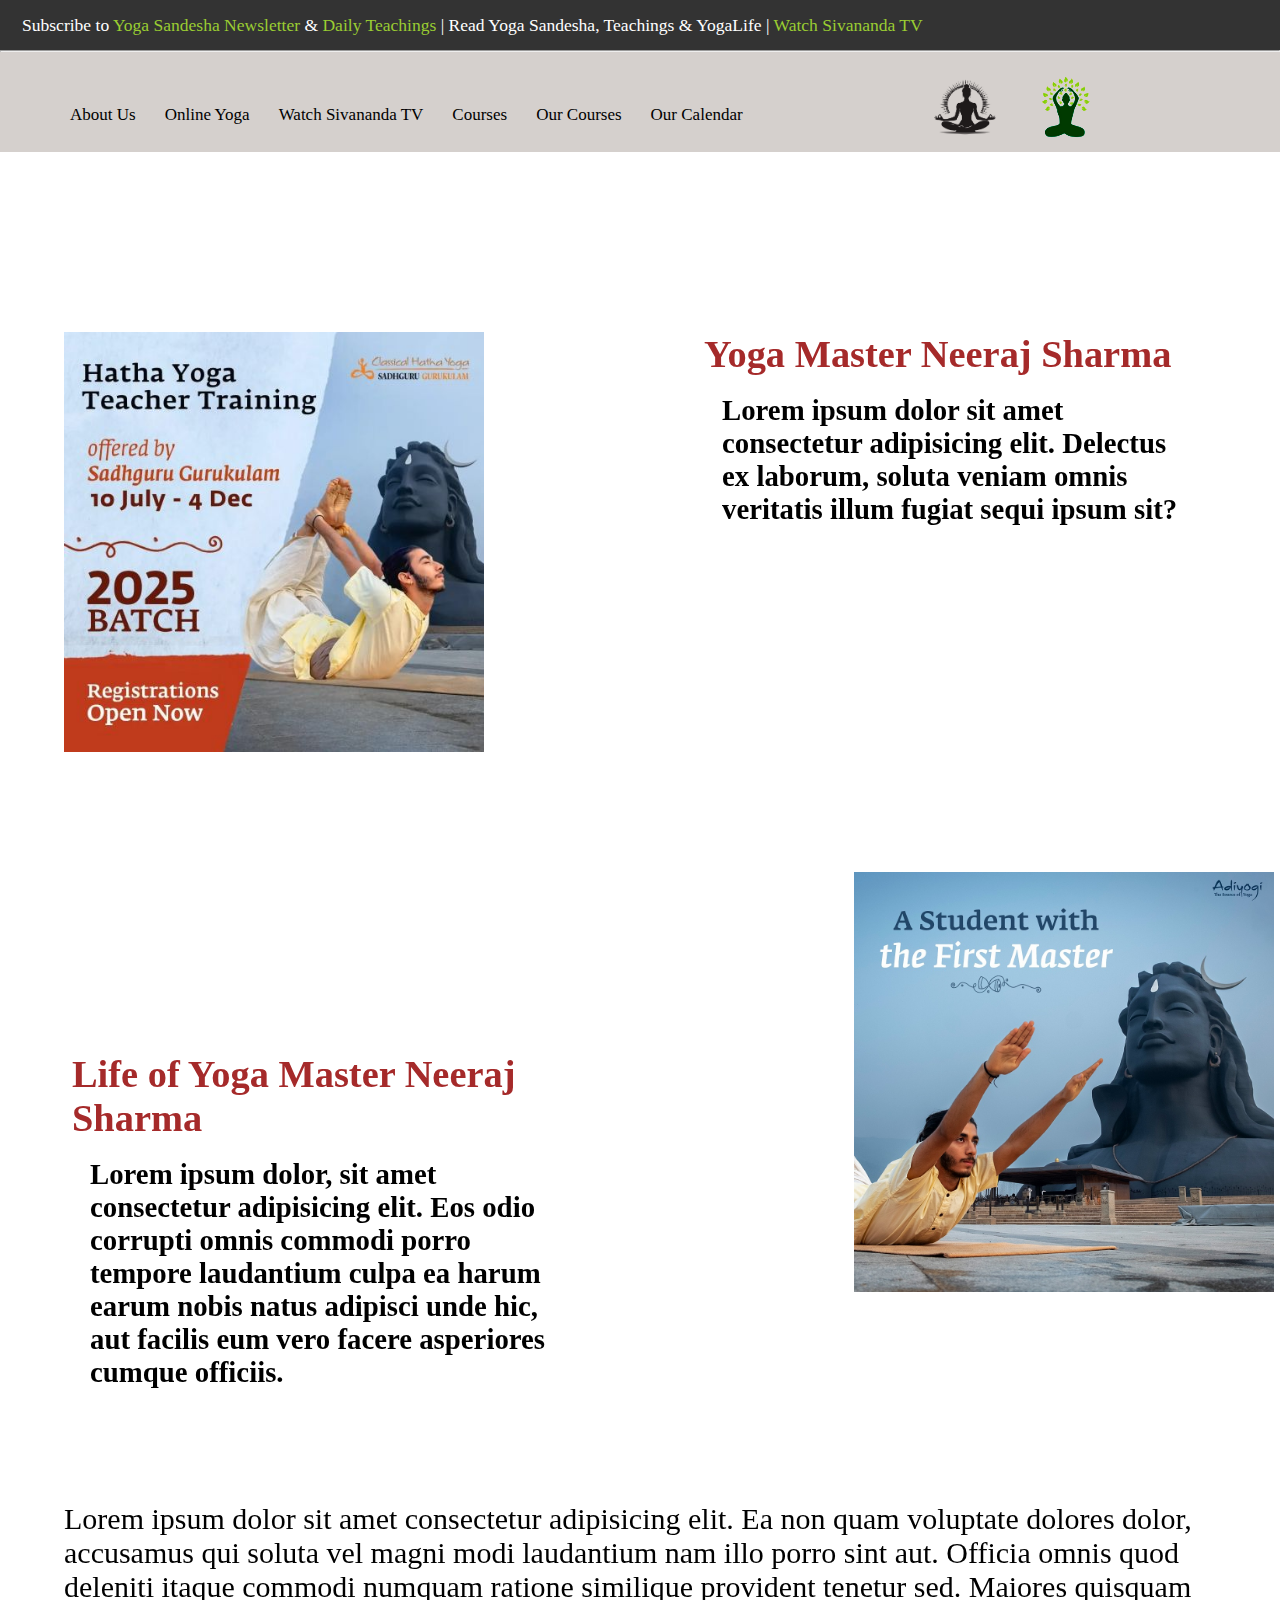
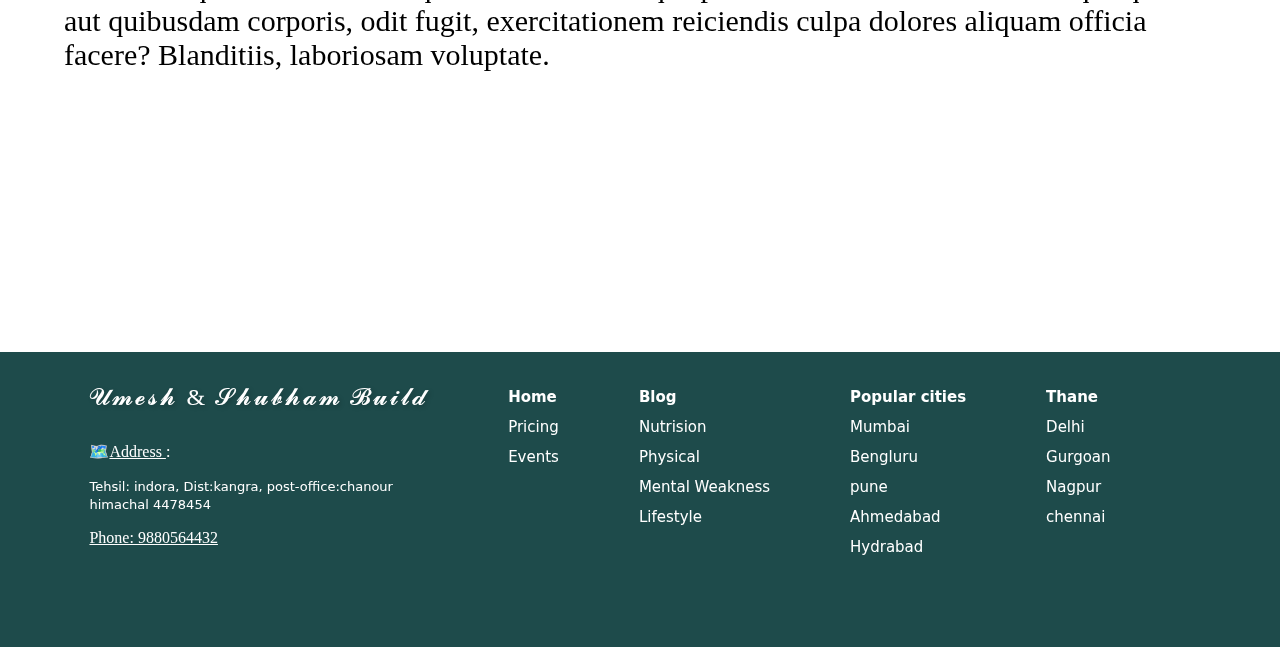
<file: about.html>
<!DOCTYPE html>
<html lang="en">
<head>
    <meta charset="UTF-8">
    <meta name="viewport" content="width=device-width, initial-scale=1.0">
    <title>About Page</title>
    <link rel="stylesheet" href="about.css">
</head>
<body>
    <header>
        <div class="subscribe">
      <h3>
        Subscribe to <a href="#">Yoga Sandesha Newsletter</a> & 
        <a href="#">Daily Teachings</a> | Read Yoga Sandesha, Teachings & YogaLife |
        <a href="#">Watch Sivananda TV</a>
      </h3>
    </div>
    <hr>

    <div class="hed2">
      <div class="nav">
        <nav>
          <ul>
            <li>
              <a href="#">About Us</a>
              <div class="dropdown">
                <ul>
                  <li><a href="#">Business</a></li>
                  <li><a href="#">Our Experts</a></li>
                  <li><a href="#">Certificates</a></li>
                  <li><a href="#">Gurukuls</a></li>
                  
                </ul>
              </div>
            </li>
            <li>
              <a href="#">Online Yoga</a>
              <div class="dropdown">
                <ul>
                  <li><a href="#">Business</a></li>
                  <li><a href="#">Our Experts</a></li>
                  <li><a href="#">Certificates</a></li>
                  <li><a href="#">Gurukuls</a></li>
                </ul>
              </div>
            </li>
            <li>
              <a href="#">Watch Sivananda TV</a>
              <div class="dropdown">
                <ul>
                  <li><a href="#">Business</a></li>
                  <li><a href="#">Our Experts</a></li>
                  <li><a href="#">Certificates</a></li>
                  <li><a href="#">Gurukuls</a></li>
                </ul>
              </div>
            </li>
            <li>
              <a href="#">Courses</a>
              <div class="dropdown">
                <ul>
                  <li><a href="#">Business</a></li>
                  <li><a href="#">Our Experts</a></li>
                  <li><a href="#">Certificates</a></li>
                  <li><a href="#">Gurukuls</a></li>
                </ul>
              </div>
            </li>
            <li>
              <a href="#">Our Courses</a>
              <div class="dropdown">
                <ul>
                  <li><a href="#">Business</a></li>
                  <li><a href="#">Our Experts</a></li>
                  <li><a href="#">Certificates</a></li>
                  <li><a href="#">Gurukuls</a></li>
                </ul>
              </div>
            </li>
            <li>
              <a href="#">Our Calendar</a>
              <div class="dropdown">
                <ul>
                  <li><a href="#">Business</a></li>
                  <li><a href="#">Our Experts</a></li>
                  <li><a href="#">Certificates</a></li>
                  <li><a href="#">Gurukuls</a></li>
                </ul>
              </div>
            </li>
          </ul>
        </nav>
      </div>

      <div class="logo">
        <img src="yoga.jpg" alt="Yoga Logo" width="70">
        <img src="yoga3.jpg" alt="Yoga Logo 2" width="70" id="img2">
      </div>
    </div>
    </header>

    <main>
        <section>
            <div class="container">
                <div class="img">
                    <img src="newyogi.jpg" alt=""  height="420px">
                </div>
                <div class="content">
                    <h1>Yoga Master Neeraj Sharma</h1>
                   <h2> Lorem ipsum dolor sit amet consectetur adipisicing elit. Delectus ex laborum, soluta veniam omnis veritatis illum fugiat sequi ipsum sit?</h2>
                </div>
            </div>
        </section>
        <section>
            <div class="container1">

                <div class="content">
                    <h1>Life of Yoga Master Neeraj Sharma</h1>
                    <h2>Lorem ipsum dolor, sit amet consectetur adipisicing elit. Eos odio corrupti omnis commodi porro tempore laudantium culpa ea harum earum nobis natus adipisci unde hic, aut facilis eum vero facere asperiores cumque officiis.</h2>
                </div>
                <div class="img0">
                    <img src="yoga.2.jpg" alt="" height="420px">
                </div>
            </div>
        </section>
        <section>
            <div class="container0">
                <div class="box">
                    <p>Lorem ipsum dolor sit amet consectetur adipisicing elit. Ea non quam voluptate dolores dolor, accusamus qui soluta vel magni modi laudantium nam illo porro sint aut. Officia omnis quod deleniti itaque commodi numquam ratione similique provident tenetur sed. Maiores quisquam aut quibusdam corporis, odit fugit, exercitationem reiciendis culpa dolores aliquam officia facere? Blanditiis, laboriosam voluptate.</p>
                </div>
            </div>
        </section>
    </main>
    <footer>
        <div class="footer-container">
<div class="section1">
  <h2>𝓤𝓶𝓮𝓼𝓱 & 𝓢𝓱𝓾𝓫𝓱𝓪𝓶 𝓑𝓾𝓲𝓵𝓭
</h2>
  <p><li>Address </li></p>
  <p> <a href=""> Tehsil: indora, Dist:kangra, 
    post-office:chanour <br>
    himachal 4478454
    </a>
  </p>
  <p>Phone: 9880564432</p>
  <div class="platform-logo">
     <a href="#"><i class="fab fa-facebook-f"></i></a>
  <a href="#"><i class="fab fa-instagram"></i></a>
  <a href="#"><i class="fab fa-youtube"></i></a>
  <a href="#"><i class="fab fa-linkedin-in"></i></a>
  </div>
</div>
<div class="section2">
  <p><a href="#">Home</a></p>
  <p><a href="#">Pricing</a></p>
  <p><a href="#">Events</a></p>
</div>
<div class="section3">
  <p><a href="#">Blog</a></p>
  <p><a href="#">Nutrision</a></p>
  <p><a href="#">Physical</a></p>
  <p><a href="#">Mental Weakness</a></p>
  <p><a href="#">Lifestyle</a></p>
  
</div>
<div class="section4">
  <p><a href="#">Popular cities</a></p>
  <p><a href="#">Mumbai</a></p>
  <p><a href="#">Bengluru</a></p>
  <p><a href="#">pune </a></p>
  <p><a href="#">Ahmedabad</a></p>
  <p><a href="#">Hydrabad</a></p>
  
  
</div>
<div class="section5">
  <p><a href="#">Thane</a></p>
  <p><a href="#">Delhi</a></p>
  <p><a href="#">Gurgoan</a></p>
  <p><a href="#">Nagpur</a></p>
  <p><a href="#">chennai</a></p>
  
  
  
</div>
    </div>
    <div class="copy">
      
    </div>
    </footer>
</body>
</html>
</file>
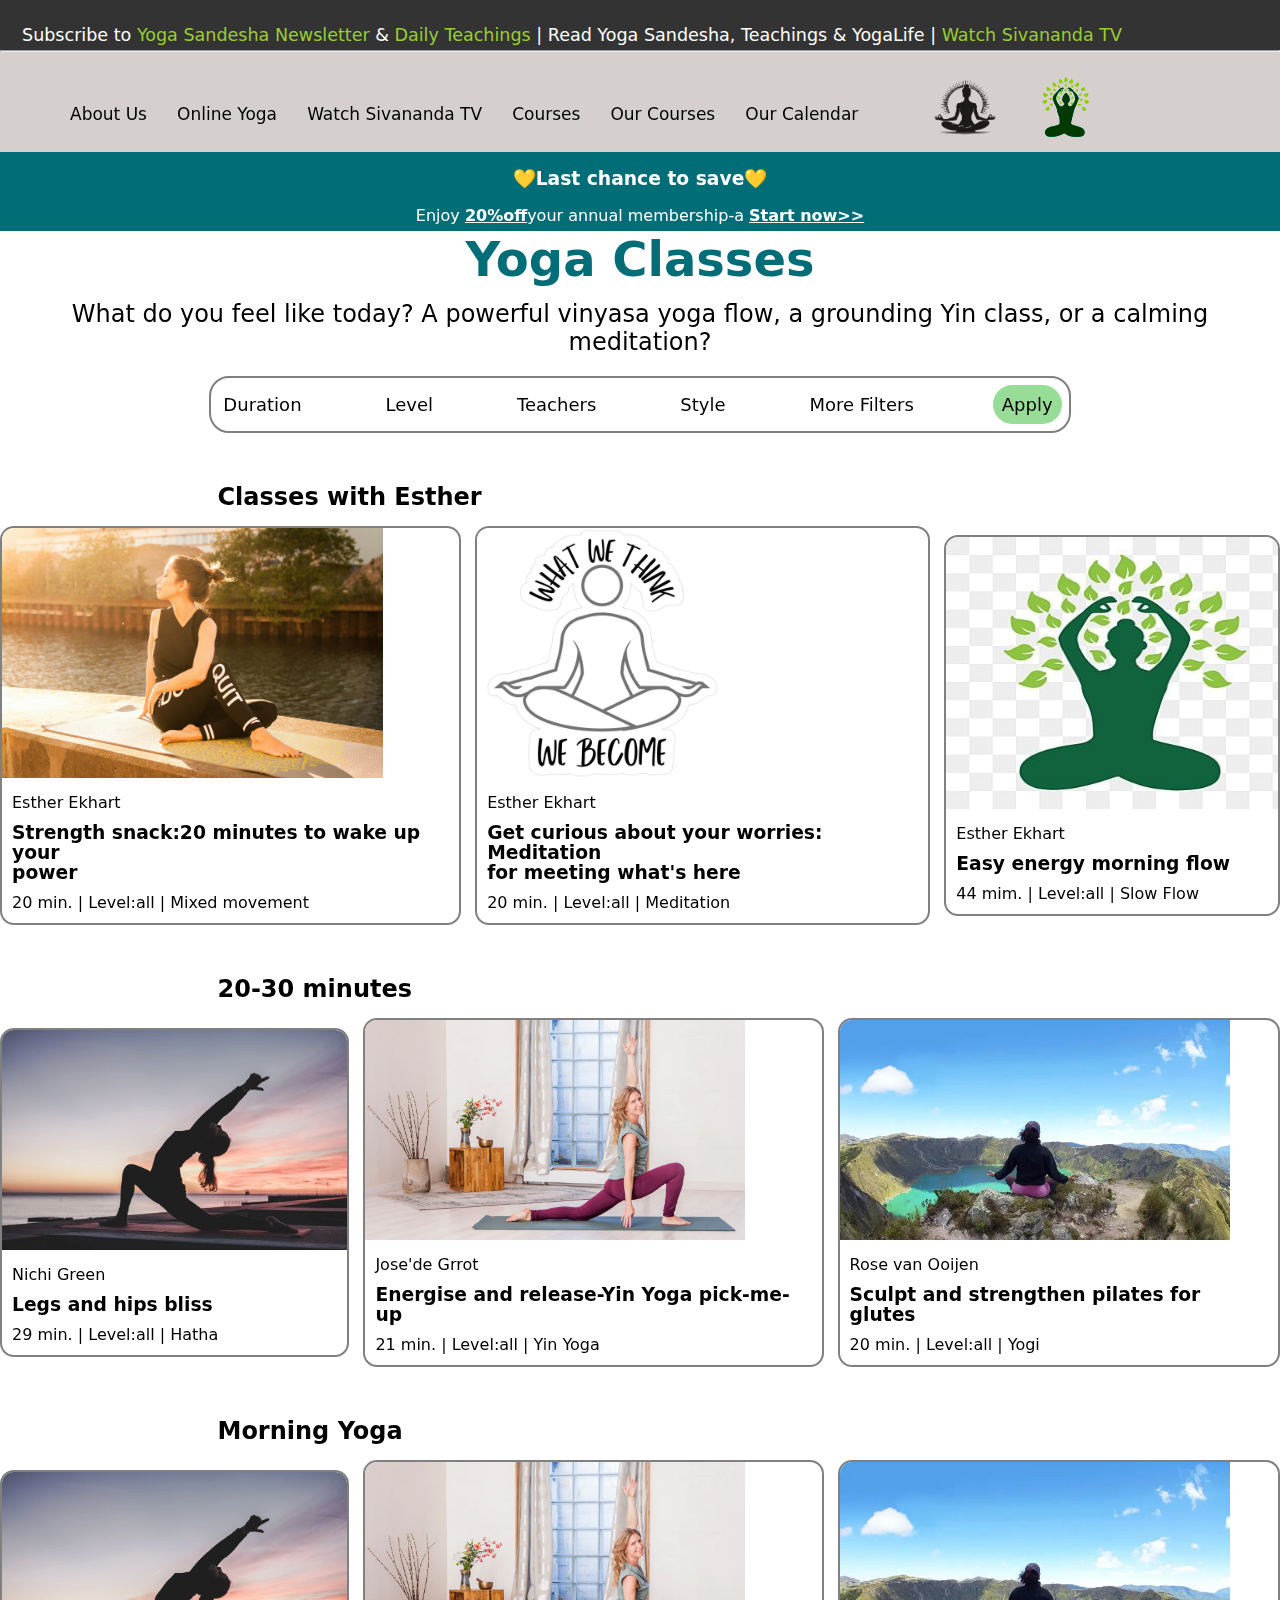
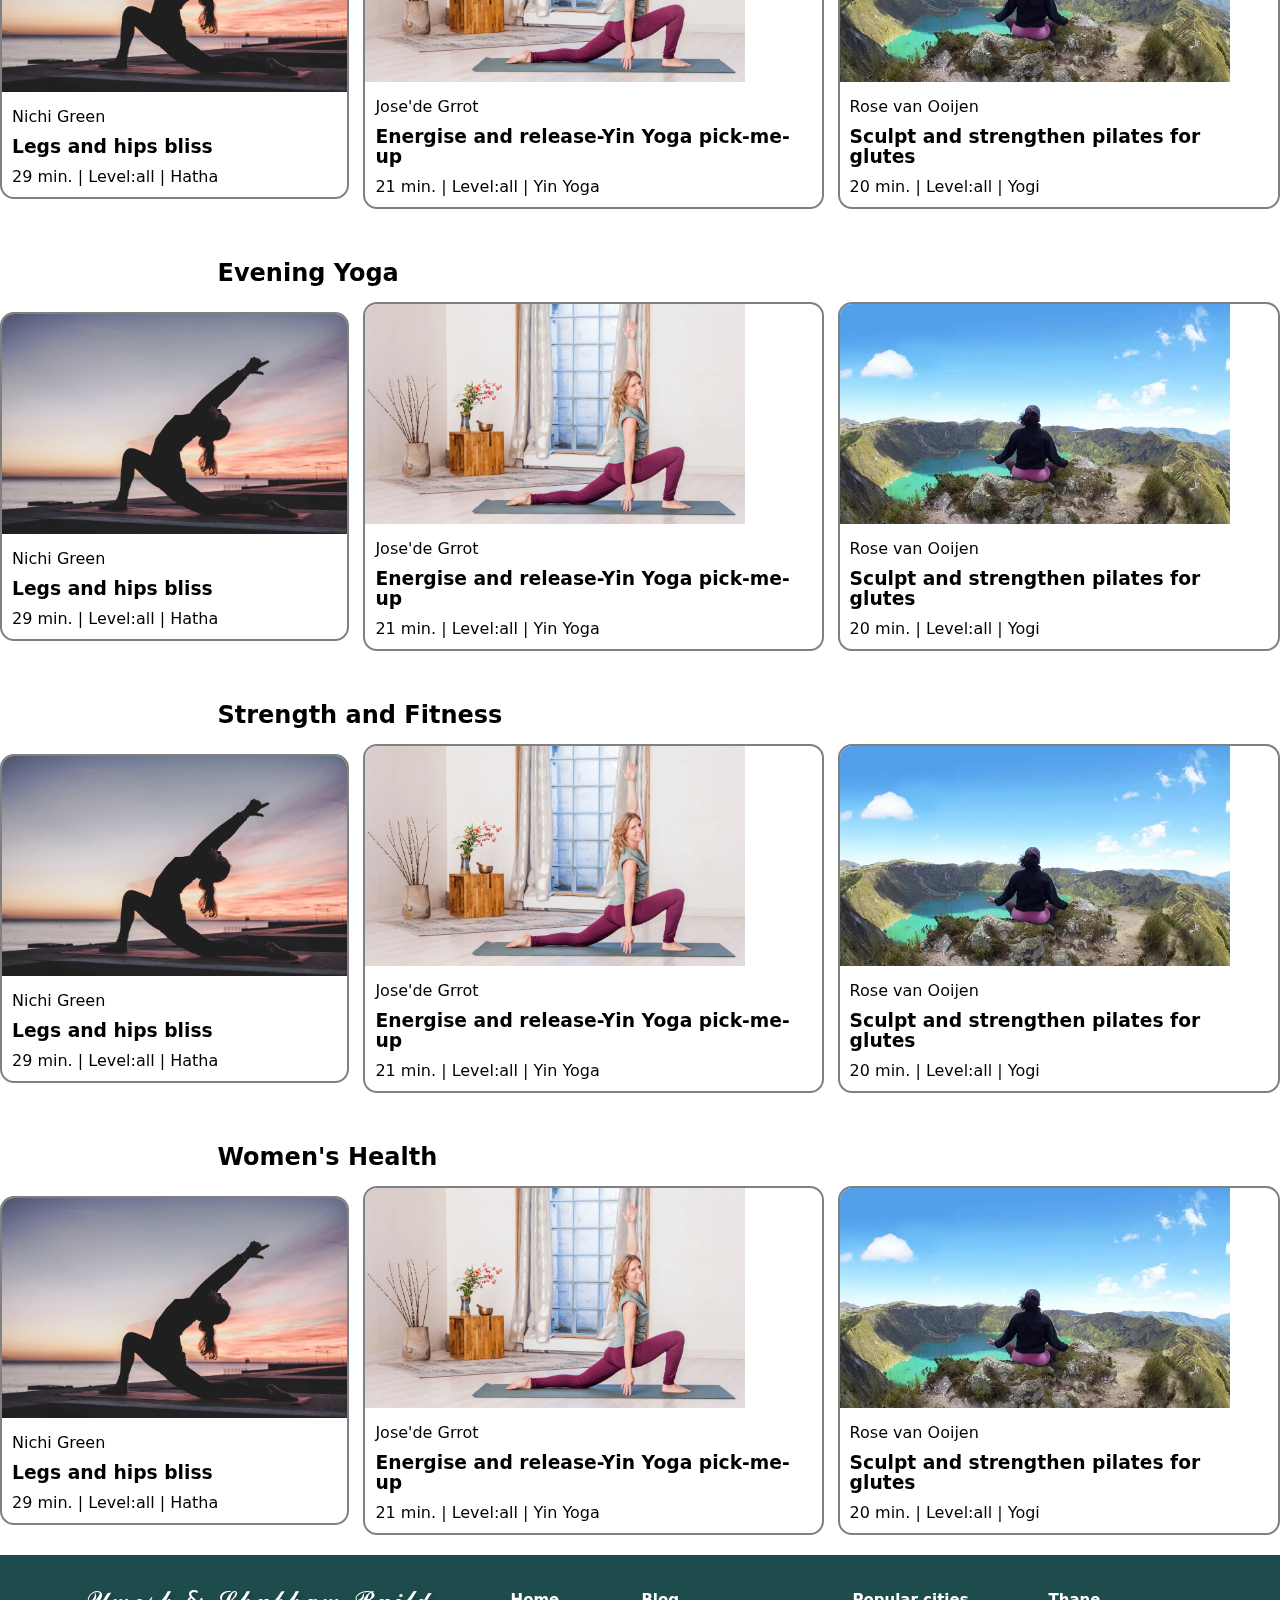
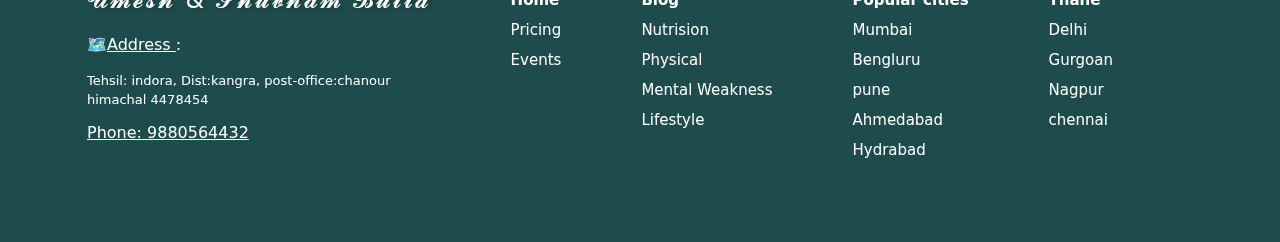
<file: classes.html>
<!DOCTYPE html>
<html lang="en">
<head>
    <meta charset="UTF-8">
    <meta name="viewport" content="width=device-width, initial-scale=1.0">
    <title>Courses</title>
    <link rel="stylesheet" href="classes.css">
</head>
<body>
    <!-- yogaeasy.com -->
    <header>
        <div class="subscribe">
      <h3>
        Subscribe to <a href="#">Yoga Sandesha Newsletter</a> & 
        <a href="#">Daily Teachings</a> | Read Yoga Sandesha, Teachings & YogaLife |
        <a href="#">Watch Sivananda TV</a>
      </h3>
    </div>
    <hr>

    <div class="hed2">
      <div class="nav">
        <nav>
          <ul>
            <li>
              <a href="#">About Us</a>
              <div class="dropdown">
                <ul>
                  <li><a href="#">Business</a></li>
                  <li><a href="#">Our Experts</a></li>
                  <li><a href="#">Certificates</a></li>
                  <li><a href="#">Gurukuls</a></li>
                  
                </ul>
              </div>
            </li>
            <li>
              <a href="#">Online Yoga</a>
              <div class="dropdown">
                <ul>
                  <li><a href="#">Business</a></li>
                  <li><a href="#">Our Experts</a></li>
                  <li><a href="#">Certificates</a></li>
                  <li><a href="#">Gurukuls</a></li>
                </ul>
              </div>
            </li>
            <li>
              <a href="#">Watch Sivananda TV</a>
              <div class="dropdown">
                <ul>
                  <li><a href="#">Business</a></li>
                  <li><a href="#">Our Experts</a></li>
                  <li><a href="#">Certificates</a></li>
                  <li><a href="#">Gurukuls</a></li>
                </ul>
              </div>
            </li>
            <li>
              <a href="#">Courses</a>
              <div class="dropdown">
                <ul>
                  <li><a href="#">Business</a></li>
                  <li><a href="#">Our Experts</a></li>
                  <li><a href="#">Certificates</a></li>
                  <li><a href="#">Gurukuls</a></li>
                </ul>
              </div>
            </li>
            <li>
              <a href="#">Our Courses</a>
              <div class="dropdown">
                <ul>
                  <li><a href="#">Business</a></li>
                  <li><a href="#">Our Experts</a></li>
                  <li><a href="#">Certificates</a></li>
                  <li><a href="#">Gurukuls</a></li>
                </ul>
              </div>
            </li>
            <li>
              <a href="#">Our Calendar</a>
              <div class="dropdown">
                <ul>
                  <li><a href="#">Business</a></li>
                  <li><a href="#">Our Experts</a></li>
                  <li><a href="#">Certificates</a></li>
                  <li><a href="#">Gurukuls</a></li>
                </ul>
              </div>
            </li>
          </ul>
        </nav>
      </div>

      <div class="logo">
        <img src="yoga.jpg" alt="Yoga Logo" width="70">
        <img src="yoga3.jpg" alt="Yoga Logo 2" width="70" id="img2">
      </div>
    </div>
    </header>
    <main>
        <div class="off-container">
            <div>
                <h3>💛Last chance to  save💛</h3>
            </div>
            <div>
                <p>Enjoy <a href="#">20%off</a>your annual membership-a <a href="#">Start now>></a></p>
            </div>
        </div>
        <div class="mian-container">
            <div>
                <h1>Yoga Classes</h1>
            </div>
            <p>What do you feel like today? A powerful vinyasa yoga flow, a grounding Yin class, or a calming
               <br> meditation?</p>
        </div>
        <div class="outer-container">

        
        <div class="mine-container1">
            
               <div>Duration</div>
               <div>Level</div>
               <div>Teachers</div>
               <div>Style</div>
               <div>More Filters</div>
               <div id="apply"> Apply</div>
            
        </div>
        </div>
        <div>
                <h2>Classes with Esther</h2>
            </div>
        <div class="peace-container">
            
            <section class="box1">
                <img src="peace.png" alt="" height="250vh">
                <p>Esther Ekhart</p>
                <h3>Strength snack:20 minutes to wake up your <br> power</h3>
                <p>20 min. | Level:all | Mixed movement</p>
            </section>
            <section class="box1">
                <img src="yoga2.jpg" alt="" height="250vh">
                <p>Esther Ekhart</p>
                <h3>Get curious about your worries: Meditation <br>for meeting what's here</h3>
                <p>20 min. | Level:all | Meditation</p>
            </section>
            <section class="box1">
                <img src="yoga3.jpg" alt="" height="272vh" width="350vh">
                <p>Esther Ekhart</p>
                <h3>Easy energy morning flow</h3>
                <p>44 mim. | Level:all | Slow Flow</p>
            </section>

        </div>
        <div>
            <h2>20-30 minutes</h2>
            <div class="peak-container">
                <section class="box2">
                 <img src="mindbodyyoga.webp" alt="" height="220vh">   
                 <p>Nichi Green</p>
                 <h3>Legs and hips bliss</h3>
                 <p>29 min. | Level:all | Hatha</p>
                </section>
                <section class="box2">
                    <img src="offerfull.webp" alt="" height="220vh">
                    <p>Jose'de Grrot</p>
                    <h3>Energise and release-Yin Yoga pick-me-up</h3>
                    <p>21 min. | Level:all | Yin Yoga</p>
                </section>
                <section class="box2">
                    <img src="travelling-yogi.webp" alt="" height="220vh">
                    <p>Rose van Ooijen</p>
                    <h3>Sculpt and strengthen pilates for glutes</h3>
                    <p>20 min. | Level:all | Yogi</p>
                </section>
            </div>
        </div>
        <h2>Morning Yoga</h2>
        <div class="meet-container">
                <section class="box3">
                 <img src="mindbodyyoga.webp" alt="" height="220vh">   
                 <p>Nichi Green</p>
                 <h3>Legs and hips bliss</h3>
                 <p>29 min. | Level:all | Hatha</p>
                </section>
                <section class="box3">
                    <img src="offerfull.webp" alt="" height="220vh">
                    <p>Jose'de Grrot</p>
                    <h3>Energise and release-Yin Yoga pick-me-up</h3>
                    <p>21 min. | Level:all | Yin Yoga</p>
                </section>
                <section class="box3">
                    <img src="travelling-yogi.webp" alt="" height="220vh">
                    <p>Rose van Ooijen</p>
                    <h3>Sculpt and strengthen pilates for glutes</h3>
                    <p>20 min. | Level:all | Yogi</p>
                </section>
            </div>
            <h2>Evening Yoga</h2>
            <div class="even-container">
                <section class="box4">
                 <img src="mindbodyyoga.webp" alt="" height="220vh">   
                 <p>Nichi Green</p>
                 <h3>Legs and hips bliss</h3>
                 <p>29 min. | Level:all | Hatha</p>
                </section>
                <section class="box4">
                    <img src="offerfull.webp" alt="" height="220vh">
                    <p>Jose'de Grrot</p>
                    <h3>Energise and release-Yin Yoga pick-me-up</h3>
                    <p>21 min. | Level:all | Yin Yoga</p>
                </section>
                <section class="box4">
                    <img src="travelling-yogi.webp" alt="" height="220vh">
                    <p>Rose van Ooijen</p>
                    <h3>Sculpt and strengthen pilates for glutes</h3>
                    <p>20 min. | Level:all | Yogi</p>
                </section>
            </div>
            <h2>Strength and Fitness</h2>
            <div class="fit-container">
                <section class="box5">
                 <img src="mindbodyyoga.webp" alt="" height="220vh">   
                 <p>Nichi Green</p>
                 <h3>Legs and hips bliss</h3>
                 <p>29 min. | Level:all | Hatha</p>
                </section>
                <section class="box5">
                    <img src="offerfull.webp" alt="" height="220vh">
                    <p>Jose'de Grrot</p>
                    <h3>Energise and release-Yin Yoga pick-me-up</h3>
                    <p>21 min. | Level:all | Yin Yoga</p>
                </section>
                <section class="box5">
                    <img src="travelling-yogi.webp" alt="" height="220vh">
                    <p>Rose van Ooijen</p>
                    <h3>Sculpt and strengthen pilates for glutes</h3>
                    <p>20 min. | Level:all | Yogi</p>
                </section>
            </div>
            <h2>Women's Health</h2>
            <div class="women-container">
                <section class="box6">
                 <img src="mindbodyyoga.webp" alt="" height="220vh">   
                 <p>Nichi Green</p>
                 <h3>Legs and hips bliss</h3>
                 <p>29 min. | Level:all | Hatha</p>
                </section>
                <section class="box6">
                    <img src="offerfull.webp" alt="" height="220vh">
                    <p>Jose'de Grrot</p>
                    <h3>Energise and release-Yin Yoga pick-me-up</h3>
                    <p>21 min. | Level:all | Yin Yoga</p>
                </section>
                <section class="box6">
                    <img src="travelling-yogi.webp" alt="" height="220vh">
                    <p>Rose van Ooijen</p>
                    <h3>Sculpt and strengthen pilates for glutes</h3>
                    <p>20 min. | Level:all | Yogi</p>
                </section>
            </div>
    </main>
    <footer>
        <div class="footer-container">
<div class="section1">
  <h2>𝓤𝓶𝓮𝓼𝓱 & 𝓢𝓱𝓾𝓫𝓱𝓪𝓶 𝓑𝓾𝓲𝓵𝓭
</h2>
  <p><li>Address </li></p>
  <p> <a href=""> Tehsil: indora, Dist:kangra, 
    post-office:chanour <br>
    himachal 4478454
    </a>
  </p>
  <p>Phone: 9880564432</p>
  <div class="platform-logo">
     <a href="#"><i class="fab fa-facebook-f"></i></a>
  <a href="#"><i class="fab fa-instagram"></i></a>
  <a href="#"><i class="fab fa-youtube"></i></a>
  <a href="#"><i class="fab fa-linkedin-in"></i></a>
  </div>
</div>
<div class="section2">
  <p><a href="#">Home</a></p>
  <p><a href="#">Pricing</a></p>
  <p><a href="#">Events</a></p>
</div>
<div class="section3">
  <p><a href="#">Blog</a></p>
  <p><a href="#">Nutrision</a></p>
  <p><a href="#">Physical</a></p>
  <p><a href="#">Mental Weakness</a></p>
  <p><a href="#">Lifestyle</a></p>
  
</div>
<div class="section4">
  <p><a href="#">Popular cities</a></p>
  <p><a href="#">Mumbai</a></p>
  <p><a href="#">Bengluru</a></p>
  <p><a href="#">pune </a></p>
  <p><a href="#">Ahmedabad</a></p>
  <p><a href="#">Hydrabad</a></p>
  
  
</div>
<div class="section5">
  <p><a href="#">Thane</a></p>
  <p><a href="#">Delhi</a></p>
  <p><a href="#">Gurgoan</a></p>
  <p><a href="#">Nagpur</a></p>
  <p><a href="#">chennai</a></p>
  
  
  
</div>
    </div>
    <div class="copy">
      
    </div>
    </footer>
</body>
</html>
</file>
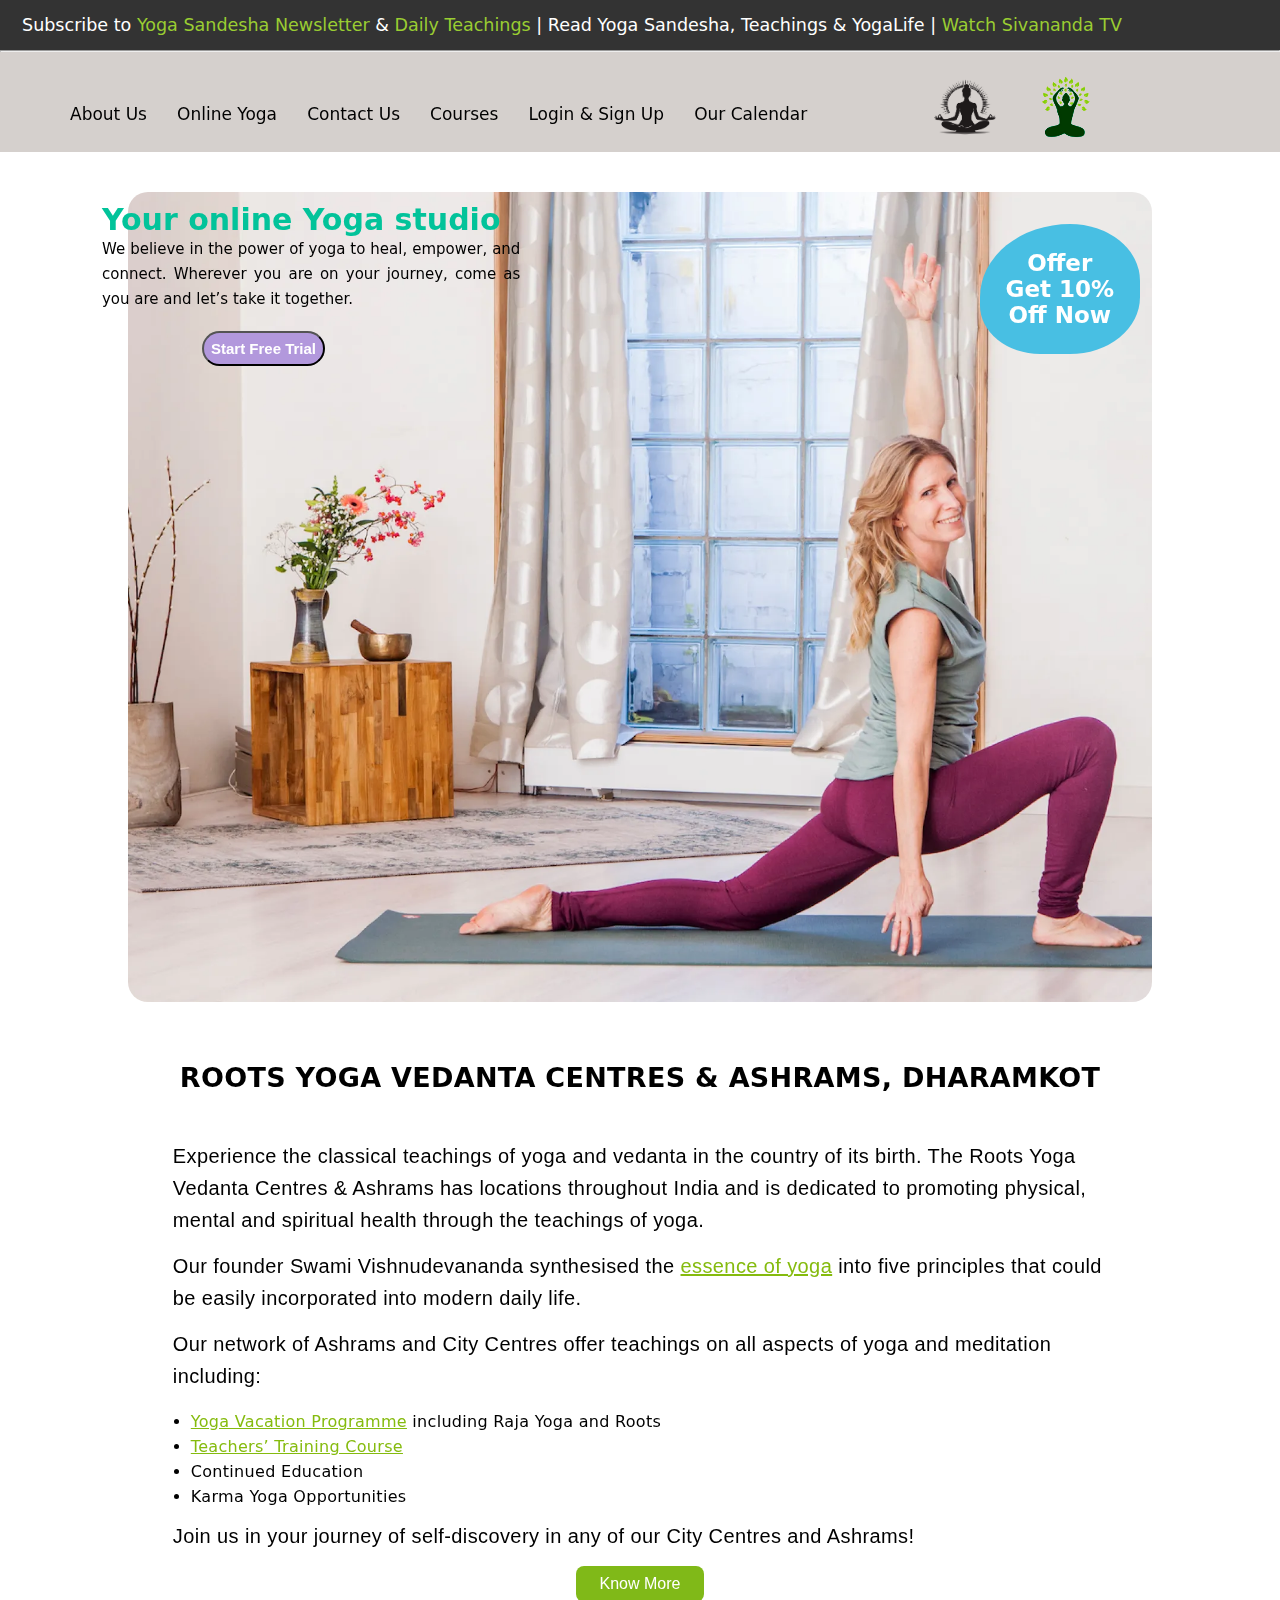
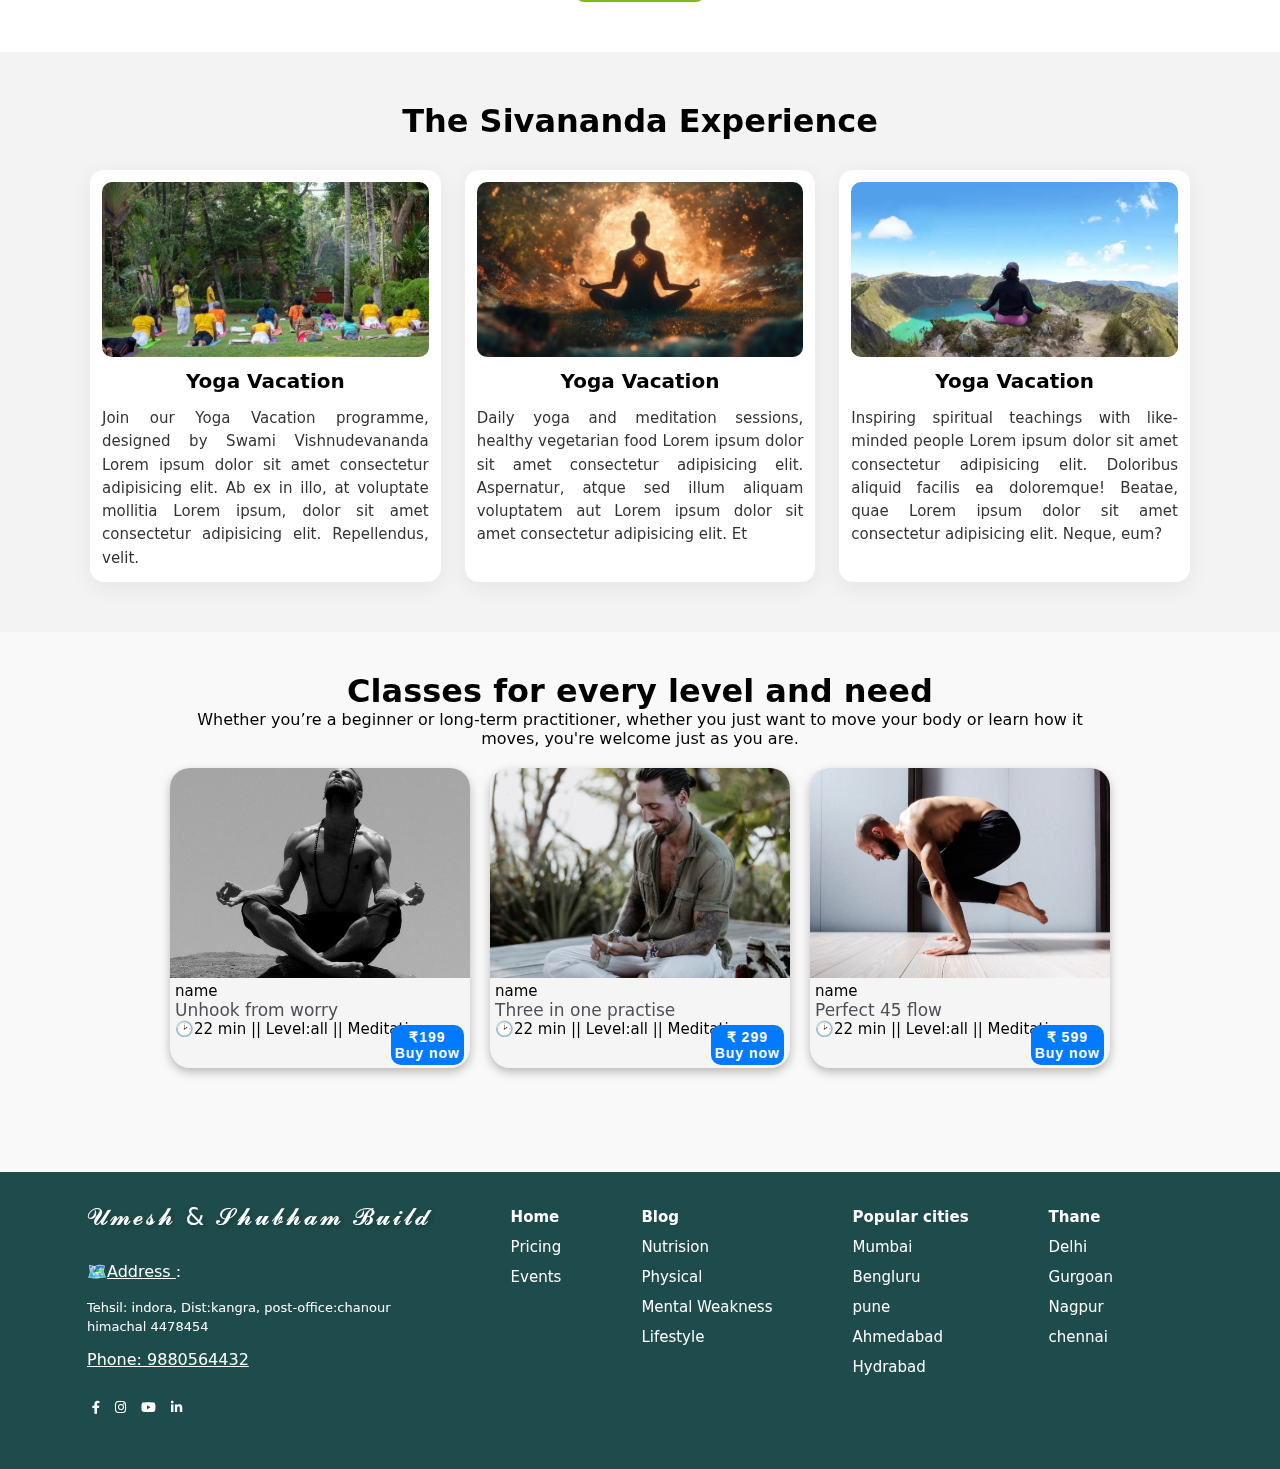
<file: home_page.html>
<!DOCTYPE html>
<html lang="en">
<head>
  <meta charset="UTF-8" />
  <meta name="viewport" content="width=device-width, initial-scale=1.0"/>
  <title>Yoga Website</title>
  
  <link rel="stylesheet" href="home_page.css"/>
  <link rel="stylesheet" href="https://cdnjs.cloudflare.com/ajax/libs/font-awesome/6.0.0-beta3/css/all.min.css">

</head>
<body>
  <header>
    <div class="subscribe">
      <h3>
        Subscribe to <a href="#">Yoga Sandesha Newsletter</a> & 
        <a href="#">Daily Teachings</a> | Read Yoga Sandesha, Teachings & YogaLife |
        <a href="#">Watch Sivananda TV</a>
      </h3>
    </div>
    <hr>

    <div class="hed2">
      <div class="nav">
        <nav>
          <ul>
            <li>
              <a href="about.html">About Us</a>
              
            </li>
            <li>
              <a href="#">Online Yoga</a>
              
            </li>
            <li>
              <a href="index.html">Contact Us</a>
             
            </li>
            <li>
              <a href="classes.html">Courses</a>
              
            </li>
            <li>
              <a href="index1.html">Login & Sign Up</a>
             
            </li>
            <li>
              <a href="#">Our Calendar</a>
              
            </li>
          </ul>
        </nav>
      </div>

      <div class="logo">
        <img src="yoga.jpg" alt="Yoga Logo" width="70">
        <img src="yoga3.jpg" alt="Yoga Logo 2" width="70" id="img2">
      </div>
    </div>
  </header>

  <main>
    <section class="offer">
      <div class="img">
        <img src="offerfull.webp" alt="Offer">
      </div>
      <div class="inner-container">
        <div class="content">
          <h1>Your online Yoga studio</h1>
          <p>We believe in the power of yoga to heal, empower, and connect. Wherever you are on your journey, come as you are and let’s take it together.</p>
          <div class="button">
            <button>Start Free Trial</button>
          </div>
        </div>
        <div class="offer-logo">
          <p>Offer <br>Get 10% <br>Off Now</p>
        </div>
      </div>
    </section>

    <section class="middle-para">
      <div class="container">
        <p>ROOTS YOGA VEDANTA CENTRES & ASHRAMS, DHARAMKOT</p>
        <br>
        <p>Experience the classical teachings of yoga and vedanta in the country of its birth. The Roots Yoga Vedanta Centres & Ashrams has locations throughout India and is dedicated to promoting physical, mental and spiritual health through the teachings of yoga.</p>
        <p>Our founder Swami Vishnudevananda synthesised the <a href="#">essence of yoga</a> into five principles that could be easily incorporated into modern daily life.</p>
        <p>Our network of Ashrams and City Centres offer teachings on all aspects of yoga and meditation including:</p>
        <ul>
          <li><a href="#">Yoga Vacation Programme</a> including Raja Yoga and Roots</li>
          <li><a href="#">Teachers’ Training Course</a></li>
          <li>Continued Education</li>
          <li>Karma Yoga Opportunities</li>
        </ul>
        <p>Join us in your journey of self-discovery in any of our City Centres and Ashrams!</p>

        <button id="btn">Know More</button>
      </div>
    </section>

    <section class="exp-container">
      <h1>The Sivananda Experience</h1>
      <div class="inner-text">
        <div class="box1">
          <img src="img1.jpeg" alt="">
          <h3>Yoga Vacation</h3>
          <p>Join our Yoga Vacation programme, designed by Swami Vishnudevananda Lorem ipsum dolor sit amet consectetur adipisicing elit. Ab ex in illo, at voluptate mollitia Lorem ipsum, dolor sit amet consectetur adipisicing elit. Repellendus, velit.</p>
        </div>
        <div class="box1">
          <img src="bg.jpg" alt="">
          <h3>Yoga Vacation</h3>
          <p>Daily yoga and meditation sessions, healthy vegetarian food Lorem ipsum dolor sit amet consectetur adipisicing elit. Aspernatur, atque sed illum aliquam voluptatem aut Lorem ipsum dolor sit amet consectetur adipisicing elit. Et</p>
        </div>
        <div class="box1">
          <img src="travelling-yogi.webp" alt="">
          <h3>Yoga Vacation</h3>
          <p>Inspiring spiritual teachings with like-minded people Lorem ipsum dolor sit amet consectetur adipisicing elit. Doloribus aliquid facilis ea doloremque! Beatae, quae Lorem ipsum dolor sit amet consectetur adipisicing elit. Neque, eum?</p>
        </div>
      </div>
    </section>
    <section class="level-need">
      <h1>Classes for every level and need</h1>
      <p>Whether you’re a beginner or long-term practitioner,  whether you just want to move  your body or learn how it <br> moves, you're welcome just as you are.</p>
      <div class="container">
        <div class="box">
          <img src="img3.jpg" alt="" >
          <p>name</p>
          <h4>Unhook from worry</h4>
          <p>🕑22 min || Level:all || Meditation</p>
          <div class="buttons">
          <button>199 <br> 
                  Buy now</button>
        </div>
        </div>
        
         <div class="box">
          <img src="img4.jpg" alt="" >
          <p>name</p>
          <h4>Three in one practise</h4>
          <p>🕑22 min || Level:all || Meditation</p>
        
        <div class="buttons">
          <button> 299 <br>
              Buy now     </button>
        </div>
        </div>
         <div class="box">
          <img src="img5.jpg" alt="" >
          <p>name</p>
          <h4>Perfect 45 flow</h4>
          <p>🕑22 min || Level:all || Meditation</p>
          <div class="buttons">
          <button> 599 <br> Buy now</button>
        </div>
        </div>
        
      </div>
    </section>
  </main>
  <footer>
    <div class="footer-container">
<div class="section1">
  <h2>𝓤𝓶𝓮𝓼𝓱 & 𝓢𝓱𝓾𝓫𝓱𝓪𝓶 𝓑𝓾𝓲𝓵𝓭
</h2>
  <p><li>Address </li></p>
  <p> <a href=""> Tehsil: indora, Dist:kangra, 
    post-office:chanour <br>
    himachal 4478454
    </a>
  </p>
  <p>Phone: 9880564432</p>
  <div class="platform-logo">
     <a href="#"><i class="fab fa-facebook-f"></i></a>
  <a href="#"><i class="fab fa-instagram"></i></a>
  <a href="#"><i class="fab fa-youtube"></i></a>
  <a href="#"><i class="fab fa-linkedin-in"></i></a>
  </div>
</div>
<div class="section2">
  <p><a href="#">Home</a></p>
  <p><a href="#">Pricing</a></p>
  <p><a href="#">Events</a></p>
</div>
<div class="section3">
  <p><a href="#">Blog</a></p>
  <p><a href="#">Nutrision</a></p>
  <p><a href="#">Physical</a></p>
  <p><a href="#">Mental Weakness</a></p>
  <p><a href="#">Lifestyle</a></p>
  
</div>
<div class="section4">
  <p><a href="#">Popular cities</a></p>
  <p><a href="#">Mumbai</a></p>
  <p><a href="#">Bengluru</a></p>
  <p><a href="#">pune </a></p>
  <p><a href="#">Ahmedabad</a></p>
  <p><a href="#">Hydrabad</a></p>
  
  
</div>
<div class="section5">
  <p><a href="#">Thane</a></p>
  <p><a href="#">Delhi</a></p>
  <p><a href="#">Gurgoan</a></p>
  <p><a href="#">Nagpur</a></p>
  <p><a href="#">chennai</a></p>
  
  
  
</div>
    </div>
    <div class="copy">
      
    </div>
  </footer>

  <script src="home_page.js"></script>
</body>
</html>
</file>
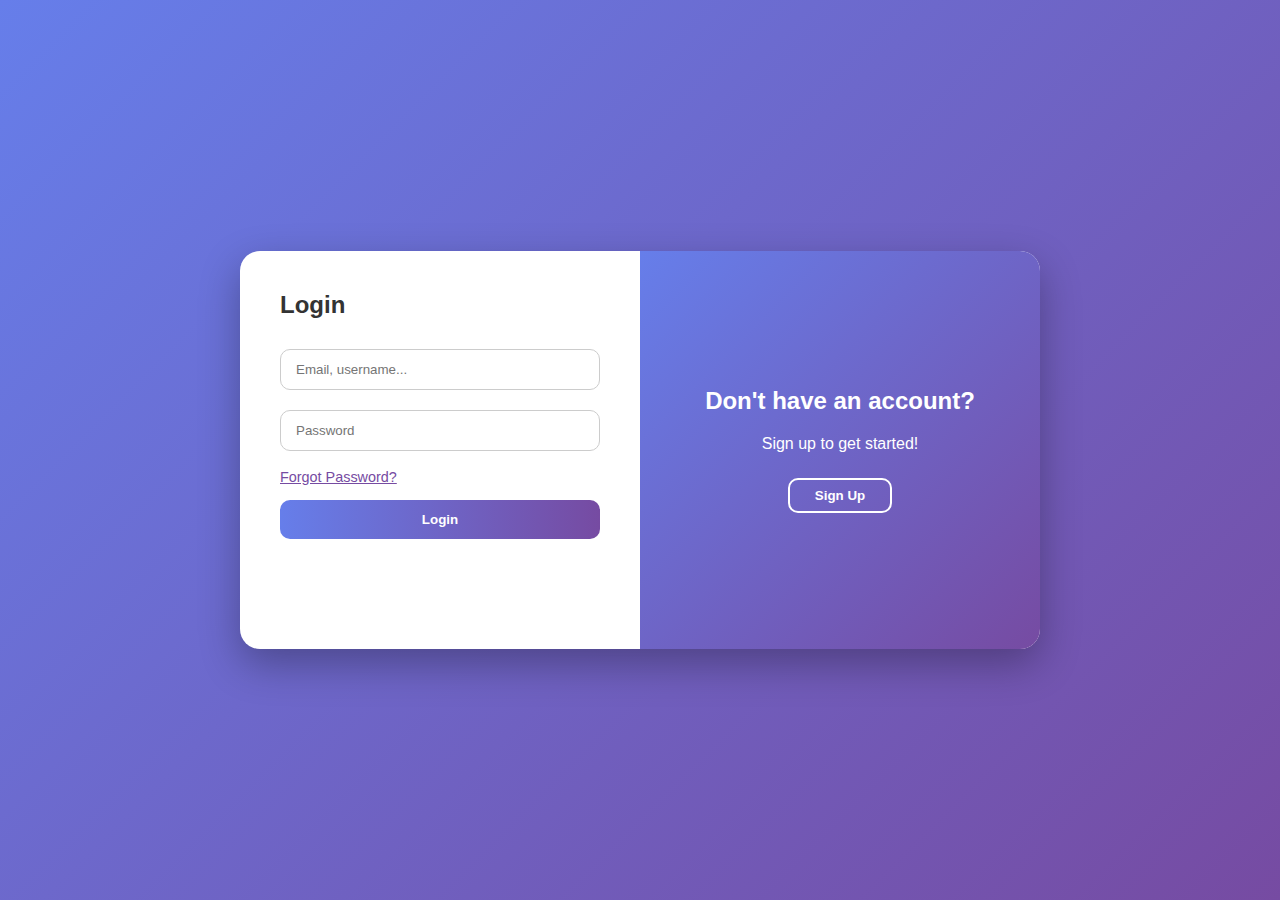
<file: index1.html>
<!DOCTYPE html>
<html lang="en">
<head>
    <meta charset="UTF-8">
    <meta name="viewport" content="width=device-width, initial-scale=1.0">
    <title>Login & Sign Up</title>
    <link rel="stylesheet" href="style1.css">
</head>
<body>

    <div class="wrapper" id="formWrapper">

        <!-- Login Form -->
        <div class="form-container login">
            <h2>Login</h2>
            <form>
                <input type="email" placeholder="Email, username..." required />
                <input type="password" placeholder="Password" required />
                <div class="forgot-password" tabindex="0">Forgot Password?</div>
                <button type="submit" class="submit-btn">Login</button>
                <div class="social-login">
                    <div class="social-btn google" title="Sign up with Google" role="button" tabindex="0">
                        <svg viewBox="0 0 24 24"></svg>
                    </div>
                    <div class="social-btn facebook" title="Sign up with Facebook" role="button" tabindex="0">
                        <svg viewBox="0 0 24 24"></svg>
                    </div>
                    <div class="social-btn github" title="Sign up with GitHub" role="button" tabindex="0">
                        <svg viewBox="0 0 24 24"></svg>
                    </div>
                    <div class="social-btn x" title="Sign up with Twitter" role="button" tabindex="0">
                        <svg viewBox="0 0 24 24"></svg>
                    </div>
                </div>
            </form>
        </div>

        <!-- Sign Up Form -->
        <div class="form-container signup" style="display: none;">
            <h2>Sign Up</h2>
            <form>
                <input type="text" placeholder="Username" required />
                <input type="email" placeholder="Email" required />
                <input type="password" placeholder="Password" required />
                <input type="password" placeholder="Confirm password" required />
                <label class="accept-terms">
                    <input type="checkbox" required /> I accept the terms & conditions
                </label>
                <button type="submit" class="submit-btn">Sign Up</button>
                <div class="social-login">
                    <div class="social-btn google" title="Sign up with Google" role="button" tabindex="0">
                        <svg viewBox="0 0 24 24"></svg>
                    </div>
                    <div class="social-btn facebook" title="Sign up with Facebook" role="button" tabindex="0">
                        <svg viewBox="0 0 24 24"></svg>
                    </div>
                    <div class="social-btn github" title="Sign up with GitHub" role="button" tabindex="0">
                        <svg viewBox="0 0 24 24"></svg>
                    </div>
                    <div class="social-btn x" title="Sign up with Twitter" role="button" tabindex="0">
                        <svg viewBox="0 0 24 24"></svg>
                    </div>
                </div>
            </form>
        </div>

        <!-- Toggle Container -->
        <div class="toggle-container">
            <h2 id="toggleHeading">Don't have an account?</h2>
            <p id="toggleText">Sign up to get started!</p>
            <button class="switch-btn" id="toggleBtn">Sign Up</button>
        </div>
    </div>

    <script>
        const wrapper = document.getElementById('formWrapper');
        const toggleBtn = document.getElementById('toggleBtn');
        const toggleHeading = document.getElementById('toggleHeading');
        const toggleText = document.getElementById('toggleText');

        const loginForm = document.querySelector('.login');
        const signupForm = document.querySelector('.signup');

        toggleBtn.addEventListener('click', () => {
            if (signupForm.style.display === 'none') {
                signupForm.style.display = 'block';
                loginForm.style.display = 'none';
                toggleHeading.textContent = "Already have an account?";
                toggleText.textContent = "Login to continue!";
                toggleBtn.textContent = "Login";
            } else {
                signupForm.style.display = 'none';
                loginForm.style.display = 'block';
                toggleHeading.textContent = "Don't have an account?";
                toggleText.textContent = "Sign up to get started!";
                toggleBtn.textContent = "Sign Up";
            }
        });
    </script>
</body>
</html>
</file>
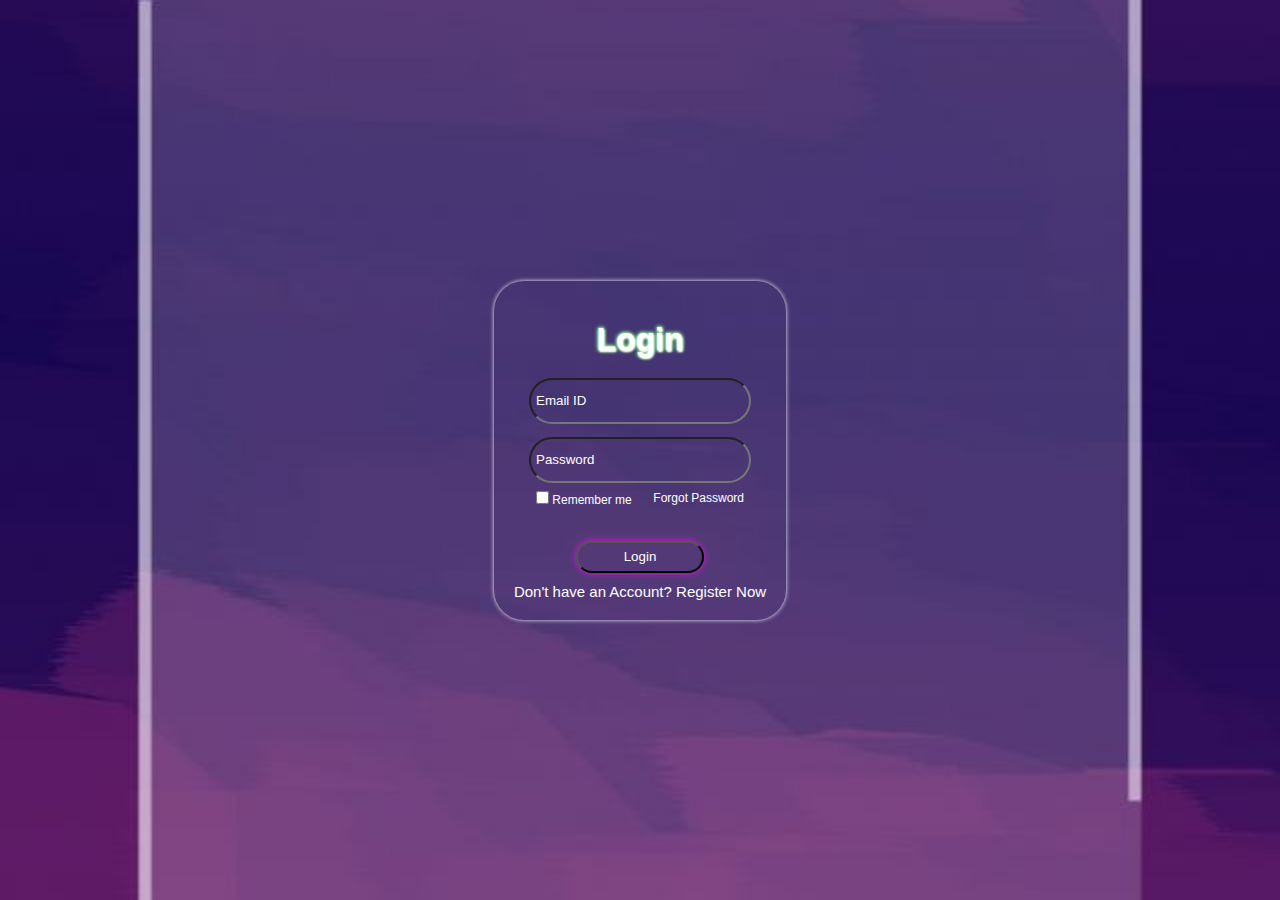
<file: login_page.html>
<!DOCTYPE html>
<html lang="en">
<head>
    <meta charset="UTF-8">
    <meta name="viewport" content="width=device-width, initial-scale=1.0">
    <title>Login</title>
    <link rel="stylesheet" href="login.css">
</head>
<body>
    <form class="login">
      <h1>Login</h1>
      <input type="email" name="mail" id="email" placeholder="Email ID">
      <label for="email"></label><br>
      <input type="password" name="pass" id="pass" placeholder="Password">
      <label for="pass"></label><br>
      <div class="box">
        <div class="inner1">
        <input type="checkbox" name="check" id="check">
        <label for="check">Remember me</label>
        </div>
        <div class="inner2">
        <p><a href="#`" id="forgot">Forgot Password</a></p>
      </div>
      </div>
      <button id="loginbtn">Login</button>
      <p id="reg">Don't have an Account? <a href="#" id="register_now"> Register Now </a></p>
    </form>
</body>
</html>
</file>
<file: about.css>
*{
    margin: 0;
    padding: 0;
}

header {
  background-color: #d5d0cd;
  padding-top: 50px;
  position: relative;
}

/* Top subscribe bar */
.subscribe {
  height: 50px;
  width: 100%;
  line-height: 50px;
  font-size: 15px;
  position: fixed;
  top: 0; left: 0; right: 0;
  background: #333;
  color: #fff;
  z-index: 5;
}
.subscribe h3 { margin-left: 22px; font-weight: 500; }
.subscribe a { color: yellowgreen; text-decoration: none; }

/* Header second row */
.hed2 {
  min-height: 100px;
  width: 100%;
  display: flex;
  justify-content: space-between;
  align-items: center;
  gap: 16px;
}

/* Navigation */
.nav { margin: 30px 0 5px 45px; }
.nav ul { list-style: none; }
.nav ul li { display: inline-block; position: relative; }
.nav ul li a {
  text-decoration: none;
  margin-left: 25px;
  color: #000;
  cursor: pointer;
  font-size: 17px;
  line-height: 1;
}
.nav ul li a:hover { color: blue; }

/* Dropdown */
.dropdown {
  position: absolute;
  top: 130%;
  left: 0;
  visibility: hidden;
  opacity: 0;
  transform: translateY(-6px);
  transition: all .2s ease;
  background: #fff;
  border: 1px solid #e5e5e5;
  border-radius: 8px;
  box-shadow: 0 8px 24px rgba(0,0,0,.08);
  min-width: 220px;
  padding: 8px;
  z-index: 2;
}

.nav li:hover .dropdown {
  visibility: visible;
  opacity: 1;
  transform: translateY(0);
}
.dropdown ul { display: flex; flex-direction: column; }
.dropdown ul li { display: block; }
.dropdown ul li a {
  color: #222;
  margin: 0;
  padding: 10px 12px;
  display: block;
  border-radius: 6px;
}
.dropdown ul li a:hover { background: #f5f7f5; color: #111; }

/* Logo */
.logo {
  display: flex;
  align-items: center;
  gap: 30px;
  margin: 10px 180px 0 0;
}
#img2 { filter: contrast(200%);
  mix-blend-mode: multiply;
 }
.logo img { border-radius: 30px;
mix-blend-mode: multiply;
}

.container{
    height:80vh;
    width:100%;
    display: flex;
    justify-content: space-around;

}
.img{
    height: 50vh;
    width: 40vw;
    object-fit: cover;
    overflow: hidden;
    background-position: center;
    margin-top: 20vh;
    /* border-radius: 20px; */
}
.content{
    height: 40vh;
    width: 40vw;
    margin-top: 20vh;
    font-size: larger;
    margin-bottom: 10vh;
}
.content h1{
    color: brown;
}
.content h2{
    padding: 2vh;
}
.container1{
    display: flex;
    margin-left: 8vh;
}
.img0{
    margin-left: 30vh;
}
.container0{
    height: 50vh;
    width: 100%;
    display: flex;
    /* align-items: center; */
    justify-content: center;
}
.box{
    height: 90%;
    width: 90%;
    font-size: 30px;
    
    
}
footer{
  background-color: #1E4B4B;
  color: white;
}
footer a{
  color: white;
  font-size: 15px;
  text-decoration: none;
  transition: 1s;
    font-family: system-ui, -apple-system, Arial, sans-serif;;
}
footer a:hover{
  text-decoration: underline;
}

.footer-container{
  display: flex;
  justify-content: center;
  gap: 80px;
  padding: 30px;
  line-height: 30px;
  margin-right: 80px;
}

.platform-logo i{
  margin: 5px;
}
.platform-logo i:hover{
  background-color: gray;
}
.section1 li{
  list-style: none;
  text-decoration: underline;
}
.section1 li::before{
  content: "🗺️";
  display: inline-block;
  text-decoration: none;
}
.section1 li::after{
  content: ":";
  display: inline-block;
  text-decoration: none;
}
.platform-logo{
  margin: 17px 0;
}
.section1 p:nth-of-type(3){
  margin: 10px 0;
  line-height: normal;
  
}
.section1 a{
  line-height:normal;
  font-size: small;
}
 .section1 p:nth-of-type(4){
  text-decoration: underline;
 }

.section2 p:first-of-type,
.section3 p:first-of-type,
.section4 p:first-of-type,
.section5 p:first-of-type{
  font-weight: bold;
}
@import url('https://fonts.googleapis.com/css2?family=Great+Vibes&display=swap');

.footer-container h2{
  margin-bottom: 25px;
  
  font-size: 24px;
  font-weight: normal;
  color: white; /* Hot pink */
  text-shadow: 2px 2px 5px rgba(0, 0, 0, 0.2);
  letter-spacing: 2px;
  text-align: center;
}
</file>
<file: classes.css>
* {
    margin: 0;
    padding: 0;
}

body {
    background-color: #fff;
    font-family: system-ui, -apple-system, Arial, sans-serif;
}

header {
    background-color: #d5d0cd;
    padding-top: 50px;
    position: relative;
}

/* Top subscribe bar */
.subscribe {
    height: 50px;
    width: 100%;
    line-height: 50px;
    font-size: 15px;
    position: fixed;
    top: 0;
    left: 0;
    right: 0;
    background: #333;
    color: #fff;
    z-index: 5;
}

.subscribe h3 {
    margin-left: 22px;
    font-weight: 500;
}

.subscribe a {
    color: yellowgreen;
    text-decoration: none;
}

/* Header second row */
.hed2 {
    min-height: 100px;
    width: 100%;
    display: flex;
    justify-content: space-between;
    align-items: center;
    gap: 16px;
}

/* Navigation */
.nav {
    margin: 30px 0 5px 45px;
}

.nav ul {
    list-style: none;
}

.nav ul li {
    display: inline-block;
    position: relative;
}

.nav ul li a {
    text-decoration: none;
    margin-left: 25px;
    color: #000;
    cursor: pointer;
    font-size: 17px;
    line-height: 1;
}

.nav ul li a:hover {
    color: blue;
}

/* Dropdown */
.dropdown {
    position: absolute;
    top: 130%;
    left: 0;
    visibility: hidden;
    opacity: 0;
    transform: translateY(-6px);
    transition: all .2s ease;
    background: #fff;
    border: 1px solid #e5e5e5;
    border-radius: 8px;
    box-shadow: 0 8px 24px rgba(0, 0, 0, .08);
    min-width: 220px;
    padding: 8px;
    z-index: 2;
}

.nav li:hover .dropdown {
    visibility: visible;
    opacity: 1;
    transform: translateY(0);
}

.dropdown ul {
    display: flex;
    flex-direction: column;
}

.dropdown ul li {
    display: block;
}

.dropdown ul li a {
    color: #222;
    margin: 0;
    padding: 10px 12px;
    display: block;
    border-radius: 6px;
}

.dropdown ul li a:hover {
    background: #f5f7f5;
    color: #111;
}

/* Logo */
.logo {
    display: flex;
    align-items: center;
    gap: 30px;
    margin: 10px 180px 0 0;
}

#img2 {
    filter: contrast(200%);
    mix-blend-mode: multiply;
}

.logo img {
    border-radius: 30px;
    mix-blend-mode: multiply;
}



.off-container {
    display: flex;
    flex-direction: column;
    justify-content: center;
    align-items: center;
    gap: 6px;
    background-color: #006d77;
    padding: 6px;
    color: white;
}

.off-container a {
    color: white;
    font-weight: bold;
}

.mian-container {
    display: flex;
    flex-direction: column;
    justify-content: center;
    align-items: center;
    gap: 13px;
    font-size: x-large;
    text-align: center;


}

.mian-container h1 {
    color: #006d77;
}

.outer-container {
    width: 100vw;
    display: flex;
    align-items: center;
    justify-content: center;
    margin-top: 20px;
}

.mine-container1 {
   max-width:85%;
    display: flex;
    justify-content: center;
    align-items: center;
    border: 2px solid gray;
    gap: 74px;
    padding: 7px;
    border-radius: 20px;
    font-size: 18px;
}

.mine-container1 div {
    cursor: pointer;
    border-radius: 20px;
    padding: 5px;
    transition: transform 0.2s ease, color 0.2s ease;
    position: relative;
    z-index: 1;

    /* ✅ lock the box size */
    text-align: center;
}

.mine-container1 div:hover {
    transform: scale(1.1);
    /* grows visually but doesn’t push others */
    color: #006d77;
    font-weight: bold;
}

#apply {
    background-color: rgb(151, 221, 151);
    padding: 9px;
}

/* .mine-container1 div {
      padding: 5px 10px;
      border: 1px solid lightgray;   /* optional, just to see items */
/* border-radius: 5px; */

.peace-container {
    display: flex;
    justify-content: center;
    align-items: center;
    text-align: center;
    gap: 14px;

}

.peace-container .box1 {
    justify-content: left;
    text-align: left;

    border: 2px solid grey;
    border-radius: 14px;
    overflow: hidden;
    line-height: 20px;


}

main h2 {
    margin-left: 22.5vh;
    padding: 15px;
    margin-top: 35px;


}

.box1 p,
h3 {
    margin-left: 10px;
    margin: 10px;
}

.peak-container {
    display: flex;
    justify-content: center;
    align-items: center;
    text-align: center;
    gap: 14px;

}

.peak-container .box2 {
    border: 2px solid grey;
    border-radius: 14px;
    justify-content: left;
    text-align: left;
    overflow: hidden;
    line-height: 20px;
}

.box2 p,
h3 {
    margin-left: 10px;
    margin: 10px;
}

.meet-container {
    display: flex;
    justify-content: center;
    align-items: center;
    text-align: center;
    gap: 14px;

}

.meet-container .box3 {
    border: 2px solid grey;
    border-radius: 14px;
    justify-content: left;
    text-align: left;
    overflow: hidden;
    line-height: 20px;
}

.box3 p,
h3 {
    margin-left: 10px;
    margin: 10px;
}

.even-container {
    display: flex;
    justify-content: center;
    align-items: center;
    text-align: center;
    gap: 14px;

}

.even-container .box4 {
    border: 2px solid grey;
    border-radius: 14px;
    justify-content: left;
    text-align: left;
    overflow: hidden;
    line-height: 20px;
}

.box4 p,
h3 {
    margin-left: 10px;
    margin: 10px;
}

.fit-container {
    display: flex;
    justify-content: center;
    align-items: center;
    text-align: center;
    gap: 14px;

}

.fit-container .box5 {
    border: 2px solid grey;
    border-radius: 14px;
    justify-content: left;
    text-align: left;
    overflow: hidden;
    line-height: 20px;
}

.box5 p,
h3 {
    margin-left: 10px;
    margin: 10px;
}

.women-container {
    display: flex;
    justify-content: center;
    align-items: center;
    text-align: center;
    gap: 14px;

}

.women-container .box6 {
    border: 2px solid grey;
    border-radius: 14px;
    justify-content: left;
    text-align: left;
    overflow: hidden;
    line-height: 20px;
}

.box6 p,
h3 {
    margin-left: 10px;
    margin: 10px;
}

footer {
    background-color: #1E4B4B;;
    color: white;
    margin-top: 20px;
}

footer a {
    color: white;
    font-size: 15px;
    text-decoration: none;
    transition: 1s;
}

footer a:hover {
    text-decoration: underline;
}

.footer-container {
    display: flex;
    justify-content: center;
    gap: 80px;
    padding: 30px;
    line-height: 30px;
    margin-right: 80px;
}

.platform-logo i {
    margin: 5px;
}

.platform-logo i:hover {
    background-color: gray;
}

.section1 li {
    list-style: none;
    text-decoration: underline;
}

.section1 li::before {
    content: "🗺️";
    display: inline-block;
    text-decoration: none;
}

.section1 li::after {
    content: ":";
    display: inline-block;
    text-decoration: none;
}

.platform-logo {
    margin: 17px 0;
}

.section1 p:nth-of-type(3) {
    margin: 10px 0;
    line-height: normal;

}

.section1 a {
    line-height: normal;
    font-size: small;
}

.section1 p:nth-of-type(4) {
    text-decoration: underline;
}

.section2 p:first-of-type,
.section3 p:first-of-type,
.section4 p:first-of-type,
.section5 p:first-of-type {
    font-weight: bold;
}

@import url('https://fonts.googleapis.com/css2?family=Great+Vibes&display=swap');

.footer-container h2 {
    margin-bottom: 15px;



    font-size: 24px;
    font-weight: normal;
    color: white;
    /* Hot pink */
    text-shadow: 2px 2px 5px rgba(0, 0, 0, 0.2);
    letter-spacing: 2px;
    text-align: center;
}
</file>
<file: style1.css>
* {
    box-sizing: border-box;
    margin: 0;
    padding: 0;
    font-family: "Segoe UI", sans-serif;
}

body {
    background: linear-gradient(135deg, #667eea, #764ba2);
    height: 100vh;
    display: flex;
    align-items: center;
    justify-content: center;
}

.wrapper {
    background: white;
    border-radius: 20px;
    box-shadow: 0 15px 40px rgba(0, 0, 0, 0.3);
    width: 800px;
    max-width: 100%;
    display: flex;
    overflow: hidden;
    transition: all 0.5s ease;
}

/* LOGIN / SIGNUP CONTAINER */
.form-container {
    width: 50%;
    padding: 40px;
    transition: all 0.3s ease;
}

.form-container h2 {
    margin-bottom: 20px;
    color: #333;
}

.form-container form {
    display: flex;
    flex-direction: column;
}

.form-container input[type="text"],
.form-container input[type="email"],
.form-container input[type="password"] {
    padding: 12px 15px;
    margin: 10px 0;
    border: 1px solid #ccc;
    border-radius: 10px;
    transition: border 0.3s ease;
}

.form-container input:focus {
    border: 2px solid #764ba2;
    outline: none;
}

.form-container button.submit-btn {
    margin-top: 15px;
    padding: 12px;
    border: none;
    background: linear-gradient(to right, #667eea, #764ba2);
    color: white;
    font-weight: bold;
    border-radius: 10px;
    cursor: pointer;
    transition: background 0.3s ease;
}

.form-container button.submit-btn:hover {
    background: linear-gradient(to left, #667eea, #764ba2);
}

.forgot-password {
    color: #764ba2;
    margin-top: 8px;
    font-size: 0.9rem;
    cursor: pointer;
    align-self: flex-start;
    text-decoration: underline;
}

.accept-terms {
    margin: 10px 0 0 0;
    font-size: 0.9rem;
    user-select: none;
}

.accept-terms input[type="checkbox"] {
    margin-right: 8px;
}

/* TOGGLE CONTAINER */
.toggle-container {
    width: 50%;
    background: linear-gradient(to bottom right, #667eea, #764ba2);
    color: white;
    display: flex;
    flex-direction: column;
    justify-content: center;
    align-items: center;
    padding: 40px;
    text-align: center;
}

.toggle-container h2 {
    margin-bottom: 20px;
}

.toggle-container p {
    margin-bottom: 20px;
}

.toggle-container button.switch-btn {
    padding: 8px 25px;
    background-color: transparent;
    border: 2px solid white;
    color: white;
    border-radius: 10px;
    font-weight: bold;
    cursor: pointer;
    transition: background 0.3s ease;
    margin-top: 5px;
}

.toggle-container button.switch-btn:hover {
    background-color: rgba(255, 255, 255, 0.2);
}

/* SOCIAL LOGIN */
.social-login {
    display: flex;
    justify-content: center;
    margin-top: 25px;
    gap: 15px;
}

.social-btn {
    width: 45px;
    height: 45px;
    border-radius: 10px;
    background: white;
    display: flex;
    justify-content: center;
    align-items: center;
    cursor: pointer;
    transition: background-color 0.3s ease;
}

.social-btn svg {
    width: 24px;
    height: 24px;
    transition: fill 0.3s ease;
}

/* Google */
.social-btn.google svg {
    fill: red;
}
.social-btn.google:hover {
    background-color: red;
}
.social-btn.google:hover svg {
    fill: white;
}

/* Facebook */
.social-btn.facebook svg {
    fill: blue;
}
.social-btn.facebook:hover {
    background-color: blue;
}
.social-btn.facebook:hover svg {
    fill: white;
}

/* GitHub */
.social-btn.github svg {
    fill: brown;
}
.social-btn.github:hover {
    background-color: brown;
}
.social-btn.github:hover svg {
    fill: white;
}

/* Twitter (X) */
.social-btn.x svg {
    fill: #000000;
}
.social-btn.x:hover {
    background-color: #000000;
}
.social-btn.x:hover svg {
    fill: white;
}

/* RESPONSIVE */
@media screen and (max-width: 768px) {
    .wrapper {
        flex-direction: column;
    }
    .form-container,
    .toggle-container {
        width: 100%;
    }
    .toggle-container {
        padding: 20px;
    }
}
</file>
<file: login.css>
*{
    margin: 0;
    padding: 0;
    font-family: 'Segoe UI', Tahoma, Geneva, Verdana, sans-serif;
    color: white;
}
body{
    height: 100vh;
    width: 100%;
    display: flex;
    align-items: center;
    justify-content: center;
    background-image: url(bc.jpg);
    /* background-color: #b185db; */
    background-repeat: no-repeat;
    background-size: cover;
    background-position: center;
}

.login{
    max-height: 50vh;
    max-width: 40vw;
    display: flex;
    flex-direction: column;
    align-items: center;
   box-shadow: 0 0 4px whitesmoke;
    
    border-radius: 30px;
    padding: 20px;
}
h1{
    margin: 20px;
    text-shadow: 1px 2px 2px white,
    0 0 2px lightgreen,
    0 0 4px lightgreen,
    1px 1px 3px lightgreen,
    0px 0px 4px lightgreen;
    
}
#email, #pass{
    height: 2rem;
    width: 13rem;
    border-radius: 30px;
    padding: 5px;
   margin-bottom: -5px;
   background: transparent;
   color: white;
}
::placeholder{
    color: white;
    


}
.box{
    height: 2.5rem;
    width: 13rem;
     display: flex;
     justify-content: space-between;
     font-size: 12px;
    
     margin-top: -5px;
    
}
.box input[type="ckeckbox"],
.box label{
    cursor: pointer;
}
#loginbtn{
    margin: 10px;
    height: 2rem;
    width: 8rem;
    border-radius: 30px;
    background-color: transparent;
    box-shadow: 0 0 6px rgb(227, 17, 227);
    cursor: pointer;
}
#forgot{
    text-decoration: none;
    
}
#forgot:hover{
    color: lightskyblue;
}
#reg{
    font-size: 15px;
    
    
}
#register_now{
    text-decoration: none;
}
#register_now:hover{
    color: lightskyblue;
}
</file>
<file: home_page.css>
/* Base reset */
* { margin: 0; padding: 0; box-sizing: border-box; }

body { background-color: #fff; font-family: system-ui, -apple-system, Arial, sans-serif; }

header {
  background-color: #d5d0cd;
  padding-top: 50px;
  position: relative;
}

/* Top subscribe bar */
.subscribe {
  height: 50px;
  width: 100%;
  line-height: 50px;
  font-size: 15px;
  position: fixed;
  top: 0; left: 0; right: 0;
  background: #333;
  color: #fff;
  z-index: 5;
}
.subscribe h3 { margin-left: 22px; font-weight: 500; }
.subscribe a { color: yellowgreen; text-decoration: none; }

/* Header second row */
.hed2 {
  min-height: 100px;
  width: 100%;
  display: flex;
  justify-content: space-between;
  align-items: center;
  gap: 16px;
}

/* Navigation */
.nav { margin: 30px 0 5px 45px; }
.nav ul { list-style: none; }
.nav ul li { display: inline-block; position: relative; }
.nav ul li a {
  text-decoration: none;
  margin-left: 25px;
  color: #000;
  cursor: pointer;
  font-size: 17px;
  line-height: 1;
}
.nav ul li a:hover { color: blue; }

/* Dropdown */
.dropdown {
  position: absolute;
  top: 130%;
  left: 0;
  visibility: hidden;
  opacity: 0;
  transform: translateY(-6px);
  transition: all .2s ease;
  background: #fff;
  border: 1px solid #e5e5e5;
  border-radius: 8px;
  box-shadow: 0 8px 24px rgba(0,0,0,.08);
  min-width: 220px;
  padding: 8px;
  z-index: 2;
}

.nav li:hover .dropdown {
  visibility: visible;
  opacity: 1;
  transform: translateY(0);
}
.dropdown ul { display: flex; flex-direction: column; }
.dropdown ul li { display: block; }
.dropdown ul li a {
  color: #222;
  margin: 0;
  padding: 10px 12px;
  display: block;
  border-radius: 6px;
}
.dropdown ul li a:hover { background: #f5f7f5; color: #111; }

/* Logo */
.logo {
  display: flex;
  align-items: center;
  gap: 30px;
  margin: 10px 180px 0 0;
}
#img2 { filter: contrast(200%);
  mix-blend-mode: multiply;
 }
.logo img { border-radius: 30px;
mix-blend-mode: multiply;
}

/* Offer Section */
.offer {
  margin-top: 40px;
  height: 90vh;
  width: 100vw;
  display: flex;
  text-align: center;
  overflow: hidden;
  justify-content: center;
}
.img {
  height: 100%;
  width: 80%;
  overflow: hidden;
  position: relative;
}
.img img {
  height: 100%;
  width: 100%;
  object-fit: cover;
  border-radius: 20px;
  position: relative;
}

.inner-container {
  position: absolute;
  display: flex;
}
.inner-container .content h1 {
  font-size: 30px;
  color: #02c39a;
}
.inner-container .content {
  display: flex;
  align-items: flex-start;
  flex-direction: column;
  font-size: 15px;
  height: 40%;
  width: 40%;
  padding: 10px;
}
.inner-container .content button{
  
  margin-top: 19px;
  margin-left: 100px;
  padding: 7px;
  font-weight: bold;
  font-size: 15px;
  color: white;
  background-color: #b298dc;
  cursor: pointer;
  border-radius: 20px;
}
.inner-container .content p {
  line-height: 25px;
  text-align: justify;
}
.offer-logo {
  position: absolute;
  font-size: 23px;
  font-weight: bold;
  right: 3rem;
  top: 2rem;
  background-color: #48bfe3;
  color: white;
  border-top-left-radius: 90%;
  border-top-right-radius: 70%;
  border-bottom-left-radius: 60%;
  border-bottom-right-radius: 70%;
  padding: 26px;
  align-items: center;
  justify-content: center;
  cursor: pointer;
}

/* Middle Section */
.middle-para {
  width: 100%;
  display: flex;
  justify-content: center;
  letter-spacing: 0.3px;
  margin: 50px 0;
}
.container {
  margin-top: 10px;
  width: min(73%, 1100px);
  display: flex;
  flex-direction: column;
  align-items: center;
  gap: 14px;
}
.container a { color: rgb(133, 187, 14); }
.container p:first-of-type { font-size: 27px; font-weight: 600; }
.middle-para p:not(:first-of-type) {
  font-size: 20px;
  line-height: 1.6;
  align-self: flex-start;
  font-family: "Roboto","Helvetica Neue", Arial, sans-serif;
  letter-spacing: .4px;
}
.container ul { align-self: flex-start; padding-left: 18px; }
.container ul li { margin-top: 6px; }

/* CTA button */
#btn {
  height: 2.25rem;
  width: 8rem;
  color: white;
  font-size: 16px;
  padding: 6px 10px;
  background-color: #80b918;
  border: none;
  border-radius: 8px;
  cursor: pointer;
  transition: transform .15s ease, box-shadow .15s ease;
}
#btn:hover { transform: translateY(-1px); box-shadow: 0 6px 18px rgba(128,185,24,.25); }

/* Experience Section */
.exp-container {
  margin-top: 40px;
  width: 100%;
  display: grid;
  place-items: center;
  background-color: #f3f3f3;
  padding: 50px 16px;
}
.exp-container h1 { margin: 0 0 30px; }

/* Cards grid */
.inner-text {
  width: min(1100px, 100%);
  display: grid;
  grid-template-columns: repeat(auto-fit, minmax(260px, 1fr));
  gap: 24px;
}

/* Card */
.box1 {
  background: #fff;
  border-radius: 14px;
  padding: 12px;
  display: flex;
  flex-direction: column;
  gap: 8px;
  box-shadow: 0 6px 22px rgba(0,0,0,.06);
}
.inner-text img {
  width: 100%;
  height: 175px;
  object-fit: cover;
  border-radius: 10px;
  cursor: pointer;
  transition: transform .25s ease, box-shadow .25s ease;
}
.box1 img:hover {
  transform: scale(1.03);
  box-shadow: 0 0 0 3px rgba(139,195,74,.25);
}
.box1 h3 {
  align-self: center;
  font-size: 20px;
  font-weight: 700;
  margin: 4px 0 6px;
}
.inner-text p {
  font-size: 15px;
  text-align: justify;
  line-height: 1.55;
  color: #333;
}

/* Responsive */
@media (max-width: 768px) {
  .nav { margin-left: 16px; }
  .logo { margin-right: 16px; gap: 14px; }
  .nav ul li a { margin-left: 16px; }
}





.level-need {
  width: 100%;
  min-height: 60vh;
  text-align: center;
  padding: 40px 20px;
  background: #f9f9f9; /* optional */
}
.level-need .container{
  
  
 width: 100%;
  display: flex;
  flex-direction: row;
  justify-content: center;
  padding: 10px;
  gap: 20px;
  position: relative;
}

.level-need .container .box{
  width: 300px;
  height: 300px;
  overflow: hidden;
  border-radius: 20px;
  text-align: left;
  box-shadow: 0 4px 10px rgba(150, 143, 143, 0.622) ;
 position: relative;
 background-color: whitesmoke;
}
.level-need .container .box img{
  width: 100%;
  height: 210px;
  object-fit: cover;
position: relative;
}




.level-need .container .box p{
  font-size: 15px;
  font-weight: lighter;
  margin-left: 5px;
  
}

.level-need .container .box h4{
 font-size: 17px;
 font-weight:500;
 margin-left: 5px;
 color: #495057;
  
}
.level-need .container .box .buttons{
  position: absolute;
  right: 0;
  bottom: 3px;
  right: 6px;
  
  font-family: 'Segoe UI', Tahoma, Geneva, Verdana, sans-serif;
}
 .buttons button{
  background-color: #007bff;
  color: white;
  padding: 4px;
  font-size: 14px;
  font-weight: bold;
  border: none;
  cursor: pointer;
  border-radius: 10px;
  letter-spacing: 1px;
}

.buttons button:hover{
  background-color: #0056b3;
}
.buttons button::before{
  content: "\20B9";

}
footer{
  background-color: #1E4B4B;
  color: white;
}
footer a{
  color: white;
  font-size: 15px;
  text-decoration: none;
  transition: 1s;
}
footer a:hover{
  text-decoration: underline;
}

.footer-container{
  display: flex;
  justify-content: center;
  gap: 80px;
  padding: 30px;
  line-height: 30px;
  margin-right: 80px;
}

.platform-logo i{
  margin: 5px;
}
.platform-logo i:hover{
  background-color: gray;
}
.section1 li{
  list-style: none;
  text-decoration: underline;
}
.section1 li::before{
  content: "🗺️";
  display: inline-block;
  text-decoration: none;
}
.section1 li::after{
  content: ":";
  display: inline-block;
  text-decoration: none;
}
.platform-logo{
  margin: 17px 0;
}
.section1 p:nth-of-type(3){
  margin: 10px 0;
  line-height: normal;
  
}
.section1 a{
  line-height:normal;
  font-size: small;
}
 .section1 p:nth-of-type(4){
  text-decoration: underline;
 }

.section2 p:first-of-type,
.section3 p:first-of-type,
.section4 p:first-of-type,
.section5 p:first-of-type{
  font-weight: bold;
}
@import url('https://fonts.googleapis.com/css2?family=Great+Vibes&display=swap');

.footer-container h2{
  margin-bottom: 25px;
  
  font-size: 24px;
  font-weight: normal;
  color: white; /* Hot pink */
  text-shadow: 2px 2px 5px rgba(0, 0, 0, 0.2);
  letter-spacing: 2px;
  text-align: center;
}
</file>
